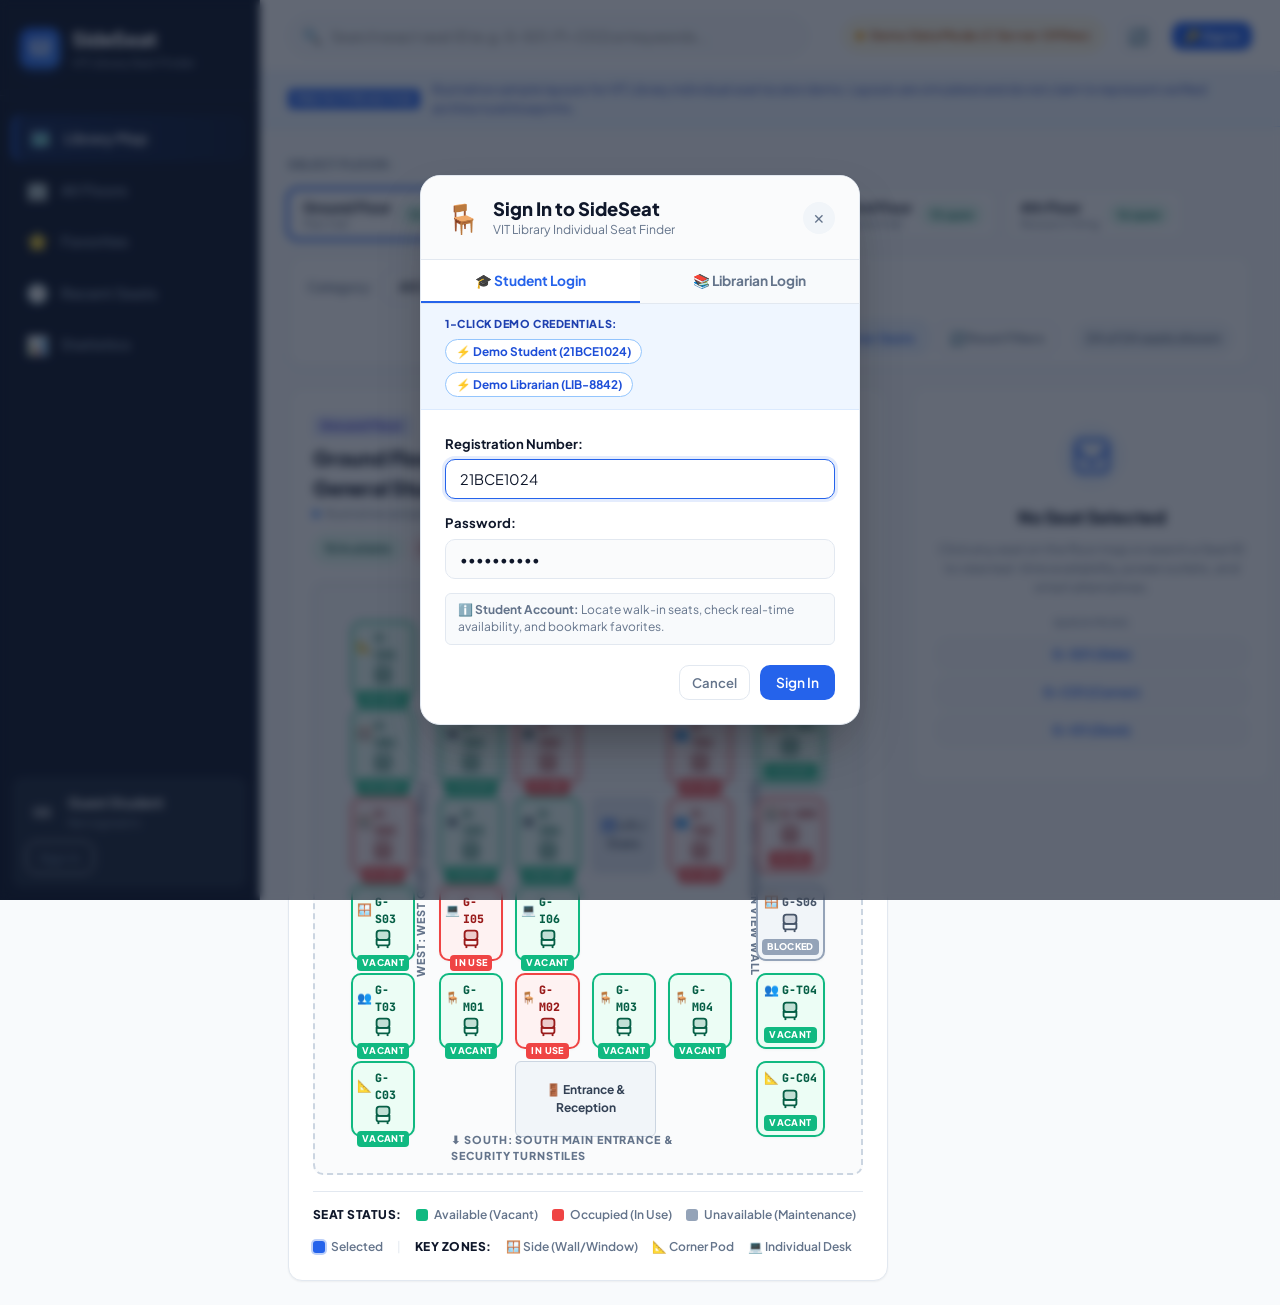
<file: frontend/index.html>
<!DOCTYPE html>
<html lang="en">
<head>
    <meta charset="UTF-8">
    <meta name="viewport" content="width=device-width, initial-scale=1.0">
    <meta name="description" content="SideSeat – VIT Library Individual & Side Seat Finder. Locate available individual study seats, side window counters, and corner pods in real-time.">
    <title>SideSeat – VIT Library Individual Seat Finder</title>
    <!-- Google Fonts for Modern Typography -->
    <link rel="preconnect" href="https://fonts.googleapis.com">
    <link rel="preconnect" href="https://fonts.gstatic.com" crossorigin>
    <link href="https://fonts.googleapis.com/css2?family=Plus+Jakarta+Sans:wght@400;500;600;700;800&family=JetBrains+Mono:wght@500;600&display=swap" rel="stylesheet">
    <link rel="stylesheet" href="css/style.css">
</head>
<body>
    <div class="app-layout">
        <!-- ==============================================
             VERTICAL DARK NAVY SIDEBAR
             ============================================== -->
        <aside class="app-sidebar" aria-label="Main Navigation">
            <div class="sidebar-brand">
                <div class="brand-logo-icon">
                    <!-- Modern Chair / SideSeat SVG -->
                    <svg viewBox="0 0 24 24" fill="none" stroke="currentColor" stroke-width="2.2" stroke-linecap="round" stroke-linejoin="round">
                        <path d="M5 4h14a2 2 0 0 1 2 2v6a2 2 0 0 1-2 2H5a2 2 0 0 1-2-2V6a2 2 0 0 1 2-2z"/>
                        <path d="M5 14v6"/>
                        <path d="M19 14v6"/>
                        <path d="M9 14v6"/>
                        <path d="M15 14v6"/>
                        <line x1="3" y1="9" x2="21" y2="9"/>
                    </svg>
                </div>
                <div class="brand-text">
                    <span class="brand-title">SideSeat</span>
                    <span class="brand-sub">VIT Library Seat Finder</span>
                </div>
            </div>

            <!-- Navigation Links -->
            <nav class="sidebar-nav">
                <a href="#map" class="nav-item active" data-tab="map" id="nav-link-map">
                    <span class="nav-icon">🗺️</span>
                    <span class="nav-label">Library Map</span>
                </a>
                <a href="#floors" class="nav-item" data-tab="floors" id="nav-link-floors">
                    <span class="nav-icon">🏢</span>
                    <span class="nav-label">All Floors</span>
                </a>
                <a href="#favorites" class="nav-item" data-tab="favorites" id="nav-link-favorites">
                    <span class="nav-icon">⭐</span>
                    <span class="nav-label">Favorites</span>
                </a>
                <a href="#recent" class="nav-item" data-tab="recent" id="nav-link-recent">
                    <span class="nav-icon">🕒</span>
                    <span class="nav-label">Recent Seats</span>
                </a>
                <a href="#stats" class="nav-item" data-tab="stats" id="nav-link-stats">
                    <span class="nav-icon">📊</span>
                    <span class="nav-label">Statistics</span>
                </a>
            </nav>

            <!-- User Session & Quick Switch -->
            <div class="sidebar-user-panel" id="sidebar-user-panel">
                <div class="user-panel-info">
                    <div class="avatar-circle" id="sidebar-user-avatar">AS</div>
                    <div class="user-details">
                        <span class="user-name-text" id="sidebar-user-name">Arjun Sharma</span>
                        <span class="user-id-text" id="sidebar-user-id">21BCE1024</span>
                    </div>
                </div>
                <div class="user-panel-actions">
                    <button class="btn btn-xs btn-outline" id="btn-sidebar-login">Switch Account</button>
                    <button class="btn btn-xs btn-ghost" id="btn-sidebar-logout" title="Sign Out">Sign Out</button>
                </div>
            </div>
        </aside>

        <!-- ==============================================
             MAIN DASHBOARD CONTENT
             ============================================== -->
        <div class="app-main">
            <!-- Header Bar -->
            <header class="app-header">
                <!-- Search Seat ID -->
                <div class="header-search-wrap">
                    <div class="search-input-box">
                        <span class="search-icon">🔍</span>
                        <input type="text"
                               id="seat-search-input"
                               placeholder="Search exact seat ID (e.g. G-S01, F1-C02) or keywords..."
                               autocomplete="off"
                               aria-label="Search Seat by ID">
                        <button class="btn-clear-search" id="btn-clear-search" aria-label="Clear Search" style="display: none;">✕</button>
                    </div>
                </div>

                <!-- Header Actions & Profile -->
                <div class="header-actions">
                    <!-- Backend Connection Status Pill -->
                    <div class="status-pill pill-demo" id="backend-status-pill" title="Checking C Backend Status...">
                        <span class="status-dot"></span>
                        <span>Checking Backend...</span>
                    </div>

                    <button class="btn-icon-retry" id="btn-retry-connection" title="Retry C Backend Connection" aria-label="Retry Backend Connection">
                        🔄
                    </button>

                    <!-- User Profile / Login Button Container -->
                    <div id="header-auth-container">
                        <!-- Rendered dynamically by app.js -->
                    </div>
                </div>
            </header>

            <!-- Prototype Banner Notice -->
            <div class="prototype-banner">
                <span class="banner-badge">PROTOTYPE NOTICE</span>
                <span class="banner-text">
                    Illustrative sample layouts for VIT Library individual seat locator demo. Layouts are simulated and do not claim to represent verified architectural blueprints.
                </span>
            </div>

            <!-- ==============================================
                 VIEW 1: LIBRARY MAP (DEFAULT VIEW)
                 ============================================== -->
            <section class="view-panel active-view" id="view-map" data-view="map">
                <!-- Floor Selector Tabs -->
                <div class="floor-selector-bar">
                    <div class="floor-selector-title">
                        <span class="bar-title">SELECT FLOOR:</span>
                    </div>
                    <div class="floor-tabs" id="floor-selector-tabs" role="tablist" aria-label="Library Floors">
                        <!-- Populated dynamically via JS -->
                    </div>
                </div>

                <!-- Seat Filters & Quick Actions Bar -->
                <div class="filter-controls-bar">
                    <div class="filter-group">
                        <label for="filter-category" class="filter-label">Category:</label>
                        <select id="filter-category" class="select-input">
                            <option value="">All Categories</option>
                            <option value="SIDE">🪟 Side Seats (Wall/Window)</option>
                            <option value="CORNER">📐 Corner Pods</option>
                            <option value="INDIVIDUAL">💻 Individual Desks</option>
                            <option value="MIDDLE">🪑 Middle Seating</option>
                            <option value="GROUP">👥 Group Tables</option>
                        </select>
                    </div>

                    <div class="filter-group">
                        <label class="toggle-switch">
                            <input type="checkbox" id="filter-available-only">
                            <span class="toggle-slider"></span>
                            <span class="toggle-text">Available Seats Only</span>
                        </label>
                    </div>

                    <!-- Quick Action Buttons -->
                    <div class="quick-actions-group">
                        <button class="btn btn-quick" id="btn-quick-side">
                            <span>🎯 Find Side Seats</span>
                        </button>
                        <button class="btn btn-quick" id="btn-quick-corner">
                            <span>📐 Find Corner Seats</span>
                        </button>
                        <button class="btn btn-outline" id="btn-reset-filters">
                            <span>🔄 Reset Filters</span>
                        </button>
                    </div>

                    <!-- Filter Counter -->
                    <div class="filter-counter-wrap">
                        <span class="seats-count-badge" id="seats-count-badge">Loading seats...</span>
                    </div>
                </div>

                <!-- Floor Map & Seat Details Split Grid -->
                <div class="map-layout-grid">
                    <!-- Left: Interactive Top-down Architectural Floor Map -->
                    <div class="map-section" id="floor-map-container">
                        <!-- Rendered by floor-map.js -->
                    </div>

                    <!-- Right: Seat Details & Alternatives Panel -->
                    <div class="details-section" id="seat-details-panel">
                        <!-- Rendered by seat-details.js -->
                    </div>
                </div>
            </section>

            <!-- ==============================================
                 VIEW 2: ALL FLOORS
                 ============================================== -->
            <section class="view-panel" id="view-all-floors" data-view="floors">
                <!-- Rendered by app.js -->
            </section>

            <!-- ==============================================
                 VIEW 3: FAVORITES
                 ============================================== -->
            <section class="view-panel" id="view-favorites" data-view="favorites">
                <!-- Rendered by app.js -->
            </section>

            <!-- ==============================================
                 VIEW 4: RECENT SEATS
                 ============================================== -->
            <section class="view-panel" id="view-recent" data-view="recent">
                <!-- Rendered by app.js -->
            </section>

            <!-- ==============================================
                 VIEW 5: STATISTICS & DSA ANALYTICS
                 ============================================== -->
            <section class="view-panel" id="view-stats" data-view="stats">
                <!-- Rendered by app.js -->
            </section>
        </div>
    </div>

    <!-- ==============================================
         LOGIN & AUTHENTICATION MODAL
         ============================================== -->
    <div class="modal-backdrop" id="login-modal-backdrop" style="display: none;">
        <script>
            try {
                if (!localStorage.getItem('sideseat_auth_user_v1')) {
                    document.getElementById('login-modal-backdrop').style.display = 'flex';
                }
            } catch (e) {}
        </script>
        <div class="modal-dialog login-modal" role="dialog" aria-modal="true" aria-labelledby="login-modal-title">
            <div class="modal-header">
                <div class="modal-title-wrap">
                    <span class="modal-logo-icon">🪑</span>
                    <div>
                        <h3 id="login-modal-title">Sign In to SideSeat</h3>
                        <p class="modal-subtitle">VIT Library Individual Seat Finder</p>
                    </div>
                </div>
                <button class="btn-modal-close" id="btn-close-login-modal" aria-label="Close Login Modal">✕</button>
            </div>

            <div class="login-role-tabs" role="tablist">
                <button type="button" class="login-tab active" id="tab-login-student" role="tab" data-role="STUDENT">
                    🎓 Student Login
                </button>
                <button type="button" class="login-tab" id="tab-login-librarian" role="tab" data-role="ADMIN">
                    📚 Librarian Login
                </button>
            </div>

            <!-- One-click Demo Credentials -->
            <div class="quick-demo-login-box">
                <span class="quick-demo-label">1-CLICK DEMO CREDENTIALS:</span>
                <div class="quick-demo-buttons">
                    <button type="button" class="btn btn-demo-chip" id="btn-quick-fill-student">
                        ⚡ Demo Student (21BCE1024)
                    </button>
                    <button type="button" class="btn btn-demo-chip" id="btn-quick-fill-admin">
                        ⚡ Demo Librarian (LIB-8842)
                    </button>
                </div>
            </div>

            <form id="login-form" class="login-form">
                <div id="login-error-alert" class="login-alert-error" style="display: none;"></div>

                <div class="form-group">
                    <label for="login-username" id="label-login-username">Registration Number:</label>
                    <input type="text" id="login-username" required placeholder="e.g. 21BCE1024" value="21BCE1024" autocomplete="username">
                </div>

                <div class="form-group">
                    <label for="login-password">Password:</label>
                    <input type="password" id="login-password" required placeholder="Enter password" value="student123" autocomplete="current-password">
                </div>

                <div class="login-info-note" id="login-role-note">
                    ℹ️ Student Account: Search seats, view availability, and save favorites.
                </div>

                <div class="modal-footer">
                    <button type="button" class="btn btn-outline" id="btn-cancel-login">Cancel</button>
                    <button type="submit" class="btn btn-primary" id="btn-submit-login">Sign In</button>
                </div>
            </form>
        </div>
    </div>

    <!-- Toast Notification Element -->
    <div id="sideseat-toast" class="sideseat-toast" role="status" aria-live="polite"></div>

    <!-- Application Scripts -->
    <script src="js/api.js"></script>
    <script src="js/state.js"></script>
    <script src="js/floor-map.js"></script>
    <script src="js/seat-details.js"></script>
    <script src="js/app.js"></script>
</body>
</html>
</file>
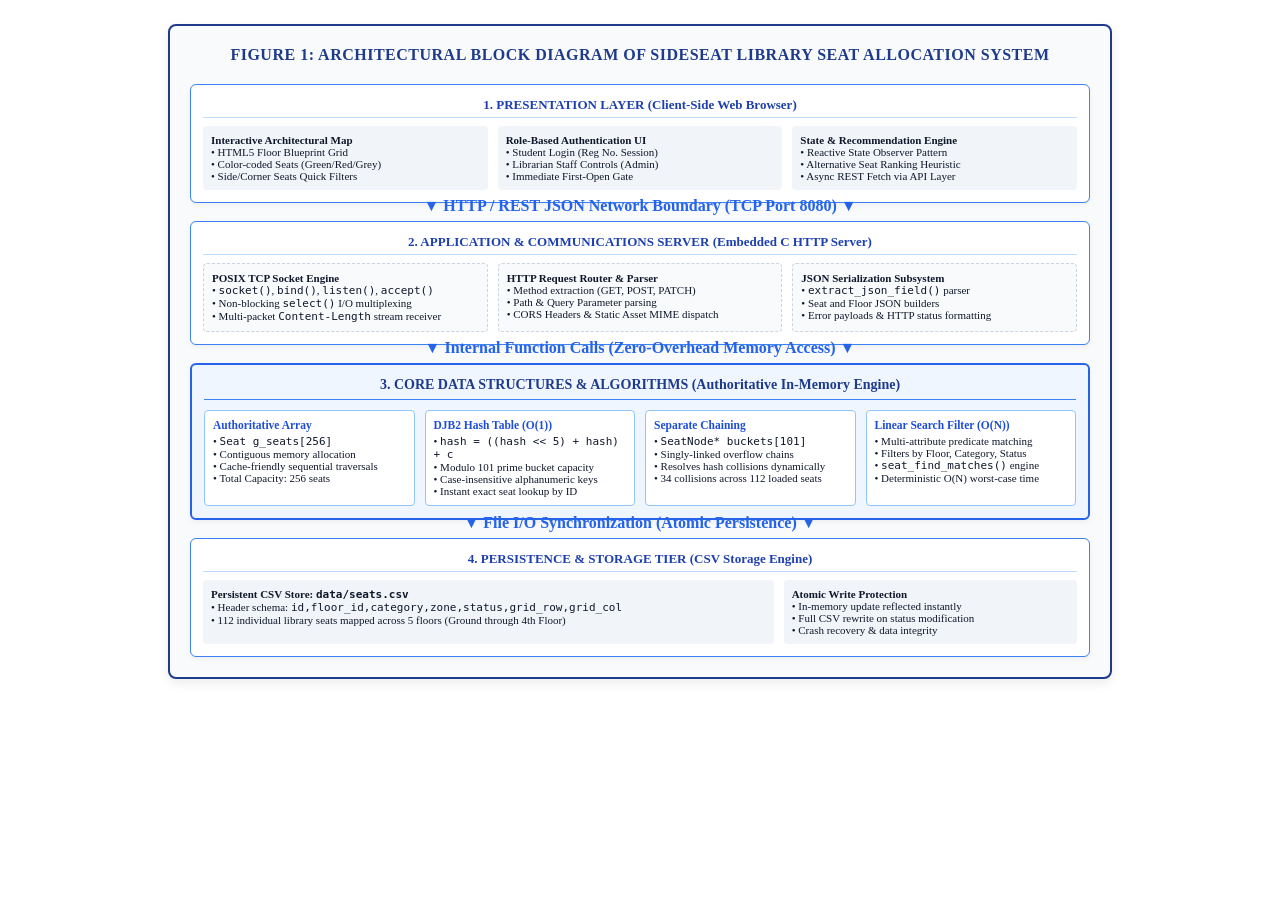
<file: docs/screenshots/diagram.html>
<!DOCTYPE html>
<html>
<head>
<meta charset="utf-8">
<style>
  body { margin: 0; padding: 24px; font-family: 'Times New Roman', Times, serif; background: #ffffff; color: #0f172a; }
  .diagram-container { border: 2px solid #1e3a8a; border-radius: 8px; padding: 20px; background: #f8fafc; max-width: 900px; margin: 0 auto; box-shadow: 0 4px 12px rgba(0,0,0,0.08); }
  .diagram-title { text-align: center; font-size: 16px; font-weight: bold; color: #1e3a8a; margin-bottom: 20px; text-transform: uppercase; letter-spacing: 0.5px; }
  .tier-row { display: flex; justify-content: space-between; align-items: stretch; margin-bottom: 14px; gap: 14px; }
  .tier-box { flex: 1; border: 1.5px solid #3b82f6; border-radius: 6px; background: #ffffff; padding: 12px; box-shadow: 0 2px 5px rgba(0,0,0,0.05); }
  .tier-header { font-weight: bold; font-size: 13px; color: #1e40af; border-bottom: 1px solid #bfdbfe; padding-bottom: 4px; margin-bottom: 8px; text-align: center; }
  .tier-items { font-size: 11px; line-height: 1.5; color: #334155; }
  .tier-items li { margin-bottom: 3px; }
  .arrow-down { text-align: center; font-size: 16px; font-weight: bold; color: #2563eb; margin: -6px 0 6px 0; }
  .dsa-highlight { background: #eff6ff; border: 2px solid #2563eb; }
  .dsa-header { color: #1e3a8a; font-weight: bold; font-size: 14px; text-align: center; border-bottom: 1.5px solid #3b82f6; padding-bottom: 6px; margin-bottom: 10px; }
  .dsa-grid { display: flex; gap: 10px; }
  .dsa-subbox { flex: 1; border: 1px solid #93c5fd; background: #ffffff; border-radius: 4px; padding: 8px; font-size: 11px; }
  .dsa-subtitle { font-weight: bold; color: #1d4ed8; margin-bottom: 4px; font-size: 11.5px; }
</style>
</head>
<body>
<div class="diagram-container">
  <div class="diagram-title">Figure 1: Architectural Block Diagram of SideSeat Library Seat Allocation System</div>
  
  <!-- Presentation Tier -->
  <div class="tier-box">
    <div class="tier-header">1. PRESENTATION LAYER (Client-Side Web Browser)</div>
    <div style="display: flex; gap: 10px;">
      <div style="flex: 1; font-size: 11px; background: #f1f5f9; padding: 8px; border-radius: 4px;">
        <strong>Interactive Architectural Map</strong><br>
        • HTML5 Floor Blueprint Grid<br>
        • Color-coded Seats (Green/Red/Grey)<br>
        • Side/Corner Seats Quick Filters
      </div>
      <div style="flex: 1; font-size: 11px; background: #f1f5f9; padding: 8px; border-radius: 4px;">
        <strong>Role-Based Authentication UI</strong><br>
        • Student Login (Reg No. Session)<br>
        • Librarian Staff Controls (Admin)<br>
        • Immediate First-Open Gate
      </div>
      <div style="flex: 1; font-size: 11px; background: #f1f5f9; padding: 8px; border-radius: 4px;">
        <strong>State & Recommendation Engine</strong><br>
        • Reactive State Observer Pattern<br>
        • Alternative Seat Ranking Heuristic<br>
        • Async REST Fetch via API Layer
      </div>
    </div>
  </div>

  <div class="arrow-down">▼ HTTP / REST JSON Network Boundary (TCP Port 8080) ▼</div>

  <!-- Server Tier -->
  <div class="tier-box">
    <div class="tier-header">2. APPLICATION & COMMUNICATIONS SERVER (Embedded C HTTP Server)</div>
    <div style="display: flex; gap: 10px;">
      <div style="flex: 1; font-size: 11px; background: #f8fafc; padding: 8px; border-radius: 4px; border: 1px dashed #cbd5e1;">
        <strong>POSIX TCP Socket Engine</strong><br>
        • <code>socket()</code>, <code>bind()</code>, <code>listen()</code>, <code>accept()</code><br>
        • Non-blocking <code>select()</code> I/O multiplexing<br>
        • Multi-packet <code>Content-Length</code> stream receiver
      </div>
      <div style="flex: 1; font-size: 11px; background: #f8fafc; padding: 8px; border-radius: 4px; border: 1px dashed #cbd5e1;">
        <strong>HTTP Request Router & Parser</strong><br>
        • Method extraction (GET, POST, PATCH)<br>
        • Path & Query Parameter parsing<br>
        • CORS Headers & Static Asset MIME dispatch
      </div>
      <div style="flex: 1; font-size: 11px; background: #f8fafc; padding: 8px; border-radius: 4px; border: 1px dashed #cbd5e1;">
        <strong>JSON Serialization Subsystem</strong><br>
        • <code>extract_json_field()</code> parser<br>
        • Seat and Floor JSON builders<br>
        • Error payloads & HTTP status formatting
      </div>
    </div>
  </div>

  <div class="arrow-down">▼ Internal Function Calls (Zero-Overhead Memory Access) ▼</div>

  <!-- DSA Core Tier -->
  <div class="tier-box dsa-highlight">
    <div class="dsa-header">3. CORE DATA STRUCTURES & ALGORITHMS (Authoritative In-Memory Engine)</div>
    <div class="dsa-grid">
      <div class="dsa-subbox">
        <div class="dsa-subtitle">Authoritative Array</div>
        • <code>Seat g_seats[256]</code><br>
        • Contiguous memory allocation<br>
        • Cache-friendly sequential traversals<br>
        • Total Capacity: 256 seats
      </div>
      <div class="dsa-subbox">
        <div class="dsa-subtitle">DJB2 Hash Table (O(1))</div>
        • <code>hash = ((hash << 5) + hash) + c</code><br>
        • Modulo 101 prime bucket capacity<br>
        • Case-insensitive alphanumeric keys<br>
        • Instant exact seat lookup by ID
      </div>
      <div class="dsa-subbox">
        <div class="dsa-subtitle">Separate Chaining</div>
        • <code>SeatNode* buckets[101]</code><br>
        • Singly-linked overflow chains<br>
        • Resolves hash collisions dynamically<br>
        • 34 collisions across 112 loaded seats
      </div>
      <div class="dsa-subbox">
        <div class="dsa-subtitle">Linear Search Filter (O(N))</div>
        • Multi-attribute predicate matching<br>
        • Filters by Floor, Category, Status<br>
        • <code>seat_find_matches()</code> engine<br>
        • Deterministic O(N) worst-case time
      </div>
    </div>
  </div>

  <div class="arrow-down">▼ File I/O Synchronization (Atomic Persistence) ▼</div>

  <!-- Persistence Tier -->
  <div class="tier-box">
    <div class="tier-header">4. PERSISTENCE & STORAGE TIER (CSV Storage Engine)</div>
    <div style="display: flex; gap: 10px; font-size: 11px;">
      <div style="flex: 2; background: #f1f5f9; padding: 8px; border-radius: 4px;">
        <strong>Persistent CSV Store: <code>data/seats.csv</code></strong><br>
        • Header schema: <code>id,floor_id,category,zone,status,grid_row,grid_col</code><br>
        • 112 individual library seats mapped across 5 floors (Ground through 4th Floor)
      </div>
      <div style="flex: 1; background: #f1f5f9; padding: 8px; border-radius: 4px;">
        <strong>Atomic Write Protection</strong><br>
        • In-memory update reflected instantly<br>
        • Full CSV rewrite on status modification<br>
        • Crash recovery & data integrity
      </div>
    </div>
  </div>

</div>
</body>
</html>
</file>
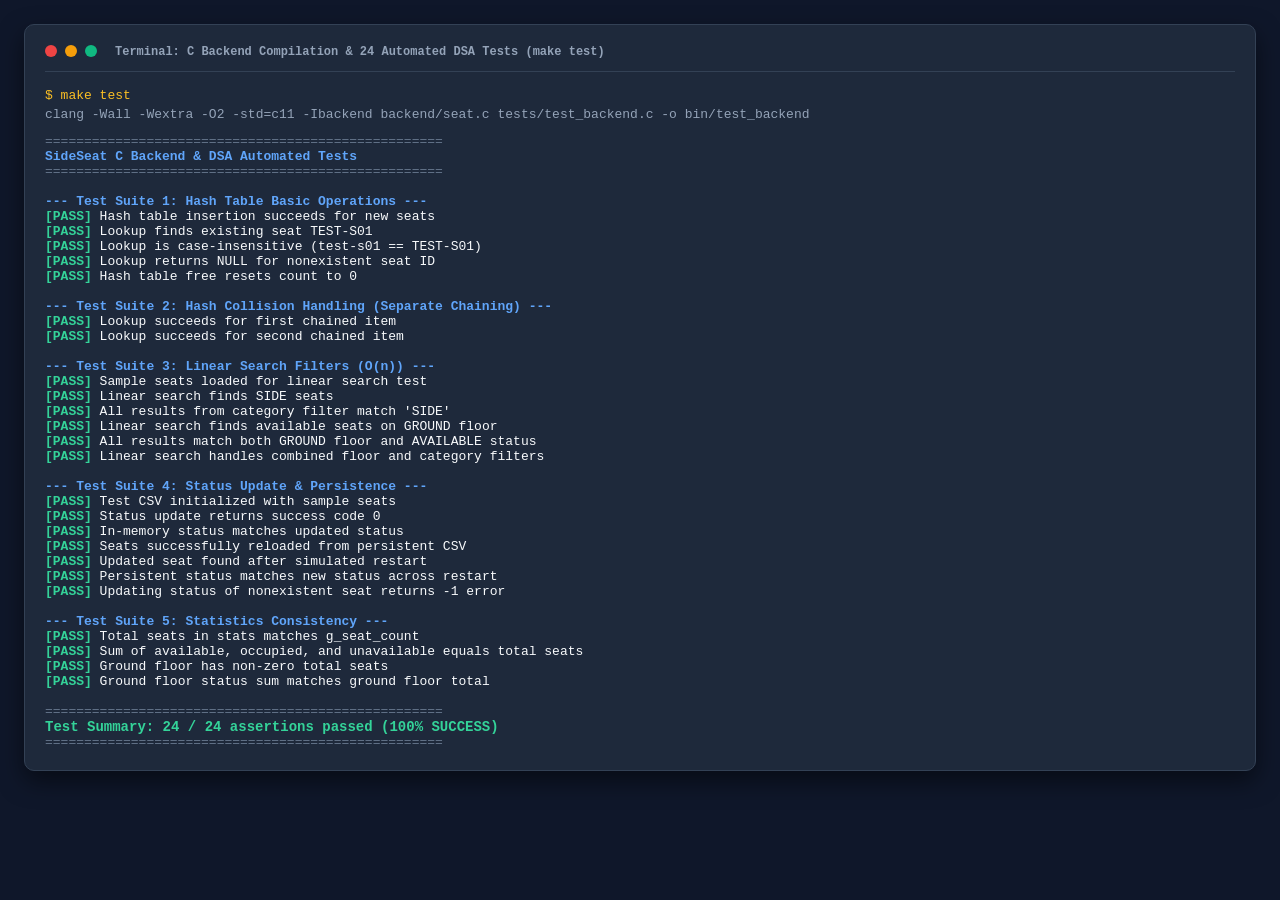
<file: docs/screenshots/terminal.html>
<!DOCTYPE html>
<html>
<head>
<meta charset="utf-8">
<style>
  body { margin: 0; background: #0f172a; padding: 24px; font-family: 'Menlo', 'Courier New', monospace; font-size: 13px; color: #f8fafc; }
  .term { background: #1e293b; border: 1px solid #334155; border-radius: 10px; padding: 20px; box-shadow: 0 10px 25px rgba(0,0,0,0.5); }
  .term-header { display: flex; gap: 8px; margin-bottom: 16px; border-bottom: 1px solid #334155; padding-bottom: 12px; }
  .dot { width: 12px; height: 12px; border-radius: 50%; }
  .dot-red { background: #ef4444; } .dot-yellow { background: #f59e0b; } .dot-green { background: #10b981; }
  .title { color: #94a3b8; font-size: 12px; margin-left: 10px; font-weight: bold; }
  .pass { color: #34d399; font-weight: bold; }
  .header { color: #60a5fa; font-weight: bold; }
  .cmd { color: #fbbf24; }
  .divider { color: #64748b; }
</style>
</head>
<body>
<div class="term">
  <div class="term-header">
    <div class="dot dot-red"></div><div class="dot dot-yellow"></div><div class="dot dot-green"></div>
    <span class="title">Terminal: C Backend Compilation & 24 Automated DSA Tests (make test)</span>
  </div>
  <div><span class="cmd">$ make test</span></div>
  <div style="color: #94a3b8; margin: 4px 0 12px 0;">clang -Wall -Wextra -O2 -std=c11 -Ibackend backend/seat.c tests/test_backend.c -o bin/test_backend</div>
  <div class="divider">===================================================</div>
  <div class="header">      SideSeat C Backend & DSA Automated Tests     </div>
  <div class="divider">===================================================</div>
  <br>
  <div class="header">--- Test Suite 1: Hash Table Basic Operations ---</div>
  <div>  <span class="pass">[PASS]</span> Hash table insertion succeeds for new seats</div>
  <div>  <span class="pass">[PASS]</span> Lookup finds existing seat TEST-S01</div>
  <div>  <span class="pass">[PASS]</span> Lookup is case-insensitive (test-s01 == TEST-S01)</div>
  <div>  <span class="pass">[PASS]</span> Lookup returns NULL for nonexistent seat ID</div>
  <div>  <span class="pass">[PASS]</span> Hash table free resets count to 0</div>
  <br>
  <div class="header">--- Test Suite 2: Hash Collision Handling (Separate Chaining) ---</div>
  <div>  <span class="pass">[PASS]</span> Lookup succeeds for first chained item</div>
  <div>  <span class="pass">[PASS]</span> Lookup succeeds for second chained item</div>
  <br>
  <div class="header">--- Test Suite 3: Linear Search Filters (O(n)) ---</div>
  <div>  <span class="pass">[PASS]</span> Sample seats loaded for linear search test</div>
  <div>  <span class="pass">[PASS]</span> Linear search finds SIDE seats</div>
  <div>  <span class="pass">[PASS]</span> All results from category filter match 'SIDE'</div>
  <div>  <span class="pass">[PASS]</span> Linear search finds available seats on GROUND floor</div>
  <div>  <span class="pass">[PASS]</span> All results match both GROUND floor and AVAILABLE status</div>
  <div>  <span class="pass">[PASS]</span> Linear search handles combined floor and category filters</div>
  <br>
  <div class="header">--- Test Suite 4: Status Update & Persistence ---</div>
  <div>  <span class="pass">[PASS]</span> Test CSV initialized with sample seats</div>
  <div>  <span class="pass">[PASS]</span> Status update returns success code 0</div>
  <div>  <span class="pass">[PASS]</span> In-memory status matches updated status</div>
  <div>  <span class="pass">[PASS]</span> Seats successfully reloaded from persistent CSV</div>
  <div>  <span class="pass">[PASS]</span> Updated seat found after simulated restart</div>
  <div>  <span class="pass">[PASS]</span> Persistent status matches new status across restart</div>
  <div>  <span class="pass">[PASS]</span> Updating status of nonexistent seat returns -1 error</div>
  <br>
  <div class="header">--- Test Suite 5: Statistics Consistency ---</div>
  <div>  <span class="pass">[PASS]</span> Total seats in stats matches g_seat_count</div>
  <div>  <span class="pass">[PASS]</span> Sum of available, occupied, and unavailable equals total seats</div>
  <div>  <span class="pass">[PASS]</span> Ground floor has non-zero total seats</div>
  <div>  <span class="pass">[PASS]</span> Ground floor status sum matches ground floor total</div>
  <br>
  <div class="divider">===================================================</div>
  <div style="color: #34d399; font-weight: bold; font-size: 14px;">Test Summary: 24 / 24 assertions passed (100% SUCCESS)</div>
  <div class="divider">===================================================</div>
</div>
</body>
</html>
</file>
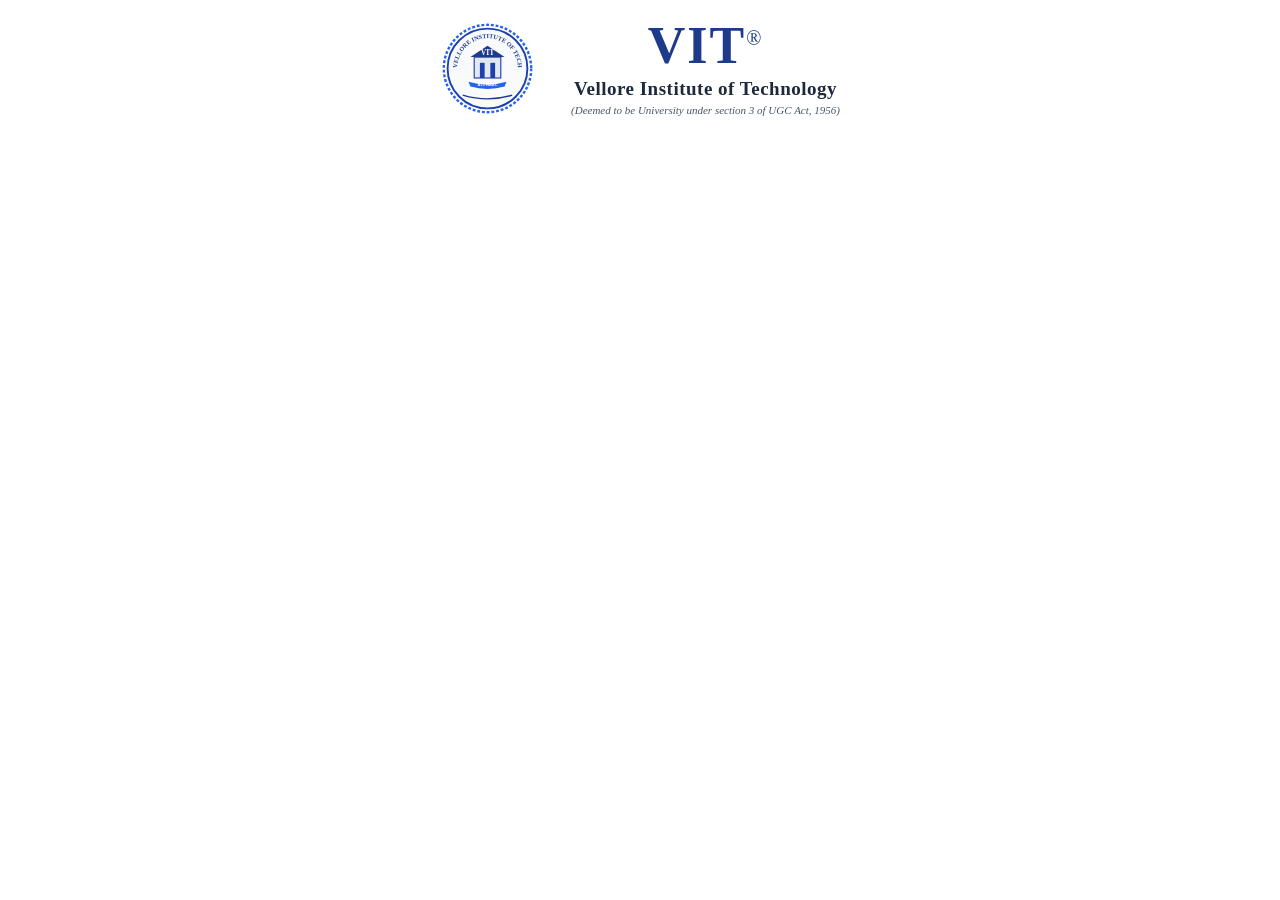
<file: docs/screenshots/vit_header.html>
<!DOCTYPE html>
<html>
<head>
<meta charset="utf-8">
<style>
  body { margin: 0; padding: 10px; background: #ffffff; font-family: 'Times New Roman', serif; display: flex; align-items: center; justify-content: center; }
  .header-wrap { display: flex; align-items: center; justify-content: center; gap: 36px; padding: 10px; }
  .logo-text { text-align: center; }
  .vit-main { font-size: 52px; font-weight: 900; color: #1e3a8a; letter-spacing: 2px; line-height: 1; margin: 0; font-family: 'Times New Roman', Georgia, serif; }
  .vit-sup { font-size: 20px; vertical-align: super; font-weight: normal; }
  .vit-sub { font-size: 19px; font-weight: bold; color: #1e293b; margin-top: 6px; letter-spacing: 0.5px; }
  .vit-deemed { font-size: 11px; color: #475569; font-style: italic; margin-top: 4px; }
  .seal-svg { width: 95px; height: 95px; }
</style>
</head>
<body>
<div class="header-wrap">
  <svg class="seal-svg" viewBox="0 0 100 100">
    <circle cx="50" cy="50" r="46" fill="none" stroke="#2563eb" stroke-width="2.5" stroke-dasharray="3,2"/>
    <circle cx="50" cy="50" r="42" fill="#f8fafc" stroke="#1e40af" stroke-width="2"/>
    <!-- Outer Text Ring -->
    <path id="curve" d="M 18,50 A 32,32 0 1,1 82,50" fill="none"/>
    <text font-size="6.5" font-family="'Times New Roman', serif" font-weight="bold" fill="#1e3a8a">
      <textPath href="#curve" startOffset="50%" text-anchor="middle">
        VELLORE INSTITUTE OF TECH
      </textPath>
    </text>
    <!-- Center Emblem Graphics -->
    <rect x="36" y="38" width="28" height="22" fill="#e2e8f0" stroke="#1e40af" stroke-width="1.2"/>
    <polygon points="32,38 50,26 68,38" fill="#1e3a8a"/>
    <rect x="42" y="44" width="5" height="16" fill="#1e40af"/>
    <rect x="53" y="44" width="5" height="16" fill="#1e40af"/>
    <text x="50" y="36" font-size="8" font-family="'Times New Roman', serif" font-weight="bold" fill="#ffffff" text-anchor="middle">VIT</text>
    <path d="M 30,64 Q 50,70 70,64 L 68,69 Q 50,74 32,69 Z" fill="#2563eb"/>
    <text x="50" y="68" font-size="4.2" font-family="sans-serif" font-weight="bold" fill="#ffffff" text-anchor="middle">A++ NAAC</text>
    <path d="M 24,78 Q 50,86 76,78" fill="none" stroke="#1e3a8a" stroke-width="1.5"/>
  </svg>

  <div class="logo-text">
    <div class="vit-main">VIT<span class="vit-sup">®</span></div>
    <div class="vit-sub">Vellore Institute of Technology</div>
    <div class="vit-deemed">(Deemed to be University under section 3 of UGC Act, 1956)</div>
  </div>
</div>
</body>
</html>
</file>
<file: frontend/css/style.css>
/* ==========================================================================
   SideSeat – VIT Library Individual Seat Finder
   Modern, Clean, Responsive CSS3 Stylesheet
   ========================================================================== */

:root {
    /* Color Palette */
    --color-sidebar-bg: #0f172a;       /* Dark Navy */
    --color-sidebar-card: #1e293b;     /* Navy Card */
    --color-sidebar-border: #334155;
    --color-sidebar-text: #e2e8f0;
    --color-sidebar-muted: #94a3b8;
    --color-sidebar-hover: #1e293b;

    --color-bg: #f8fafc;               /* Crisp Light Background */
    --color-card-bg: #ffffff;          /* Pure White Cards */
    --color-border: #e2e8f0;          /* Subtle Border */
    --color-border-hover: #cbd5e1;

    --color-text-main: #0f172a;        /* Deep Slate */
    --color-text-muted: #64748b;       /* Muted Grey */
    --color-text-light: #94a3b8;

    /* Primary Accent */
    --color-primary: #2563eb;          /* Royal Blue */
    --color-primary-hover: #1d4ed8;
    --color-primary-light: #eff6ff;

    /* Status Colors */
    --color-available: #10b981;        /* Vibrant Green */
    --color-available-bg: #ecfdf5;
    --color-available-border: #a7f3d0;

    --color-occupied: #ef4444;         /* Vibrant Red */
    --color-occupied-bg: #fef2f2;
    --color-occupied-border: #fecaca;

    --color-unavailable: #94a3b8;      /* Grey */
    --color-unavailable-bg: #f1f5f9;
    --color-unavailable-border: #cbd5e1;

    --color-selected: #2563eb;         /* Blue Focus */

    /* Typography */
    --font-sans: 'Plus Jakarta Sans', -apple-system, BlinkMacSystemFont, "Segoe UI", Roboto, sans-serif;
    --font-mono: 'JetBrains Mono', monospace;

    /* Layout & Sizing */
    --sidebar-width: 260px;
    --header-height: 72px;
    --radius-sm: 6px;
    --radius-md: 10px;
    --radius-lg: 14px;
    --radius-xl: 20px;

    /* Shadows */
    --shadow-sm: 0 1px 2px 0 rgb(0 0 0 / 0.05);
    --shadow-md: 0 4px 6px -1px rgb(0 0 0 / 0.07), 0 2px 4px -2px rgb(0 0 0 / 0.07);
    --shadow-lg: 0 10px 15px -3px rgb(0 0 0 / 0.08), 0 4px 6px -4px rgb(0 0 0 / 0.08);
}

/* Base Reset */
*, *::before, *::after {
    box-sizing: border-box;
    margin: 0;
    padding: 0;
}

html, body {
    height: 100%;
    font-family: var(--font-sans);
    background-color: var(--color-bg);
    color: var(--color-text-main);
    line-height: 1.5;
    -webkit-font-smoothing: antialiased;
}

a {
    color: inherit;
    text-decoration: none;
}

button, input, select {
    font-family: inherit;
    font-size: inherit;
}

/* ==========================================================================
   APP LAYOUT (Sidebar + Main Content)
   ========================================================================== */

.app-layout {
    display: flex;
    min-height: 100vh;
}

/* ==========================================================================
   DARK NAVY SIDEBAR
   ========================================================================== */

.app-sidebar {
    width: var(--sidebar-width);
    background-color: var(--color-sidebar-bg);
    color: var(--color-sidebar-text);
    display: flex;
    flex-direction: column;
    flex-shrink: 0;
    border-right: 1px solid var(--color-sidebar-border);
    position: sticky;
    top: 0;
    height: 100vh;
    z-index: 100;
}

.sidebar-brand {
    padding: 24px 20px;
    display: flex;
    align-items: center;
    gap: 12px;
    border-bottom: 1px solid rgba(255, 255, 255, 0.08);
}

.brand-logo-icon {
    width: 40px;
    height: 40px;
    background: linear-gradient(135deg, #2563eb, #3b82f6);
    color: #ffffff;
    border-radius: var(--radius-md);
    display: flex;
    align-items: center;
    justify-content: center;
    padding: 8px;
    box-shadow: 0 4px 10px rgba(37, 99, 235, 0.35);
}

.brand-text {
    display: flex;
    flex-direction: column;
}

.brand-title {
    font-size: 1.25rem;
    font-weight: 800;
    letter-spacing: -0.02em;
    color: #ffffff;
}

.brand-sub {
    font-size: 0.72rem;
    color: var(--color-sidebar-muted);
    font-weight: 500;
}

/* Navigation Links */
.sidebar-nav {
    flex: 1;
    padding: 18px 12px;
    display: flex;
    flex-direction: column;
    gap: 4px;
    overflow-y: auto;
}

.nav-item {
    display: flex;
    align-items: center;
    gap: 12px;
    padding: 10px 14px;
    border-radius: var(--radius-md);
    color: var(--color-sidebar-muted);
    font-size: 0.92rem;
    font-weight: 600;
    transition: all 0.18s ease;
}

.nav-item:hover {
    background-color: rgba(255, 255, 255, 0.06);
    color: #ffffff;
    transform: translateX(3px);
}

.nav-item.active {
    background: linear-gradient(90deg, rgba(37, 99, 235, 0.2), rgba(37, 99, 235, 0.05));
    color: #ffffff;
    border-left: 3px solid var(--color-primary);
}

.nav-icon {
    font-size: 1.15rem;
}

/* Sidebar Role Panel (Demo Mode) */
/* Sidebar User Session Panel */
.sidebar-user-panel {
    padding: 14px;
    background-color: var(--color-sidebar-card);
    border-top: 1px solid var(--color-sidebar-border);
    margin: 12px;
    border-radius: var(--radius-md);
    display: flex;
    flex-direction: column;
    gap: 10px;
}

.user-panel-info {
    display: flex;
    align-items: center;
    gap: 10px;
}

.user-details {
    display: flex;
    flex-direction: column;
    overflow: hidden;
}

.user-name-text {
    font-size: 0.85rem;
    font-weight: 700;
    color: #ffffff;
    white-space: nowrap;
    overflow: hidden;
    text-overflow: ellipsis;
}

.user-id-text {
    font-size: 0.72rem;
    color: var(--color-sidebar-muted);
}

.user-panel-actions {
    display: flex;
    gap: 6px;
}

.btn-xs {
    padding: 4px 8px;
    font-size: 0.72rem;
    font-weight: 700;
    border-radius: var(--radius-sm);
    cursor: pointer;
}

.btn-ghost {
    background: transparent;
    border: 1px solid rgba(255, 255, 255, 0.15);
    color: #cbd5e1;
}
.btn-ghost:hover {
    background: rgba(255, 255, 255, 0.1);
    color: #ffffff;
}


/* ==========================================================================
   MAIN DASHBOARD AREA
   ========================================================================== */

.app-main {
    flex: 1;
    display: flex;
    flex-direction: column;
    min-width: 0; /* Prevents overflow */
    overflow-x: hidden;
}

/* Header */
.app-header {
    height: var(--header-height);
    background-color: var(--color-card-bg);
    border-bottom: 1px solid var(--color-border);
    padding: 0 28px;
    display: flex;
    align-items: center;
    justify-content: space-between;
    gap: 20px;
    position: sticky;
    top: 0;
    z-index: 90;
}

.header-search-wrap {
    flex: 1;
    max-width: 520px;
}

.search-input-box {
    position: relative;
    display: flex;
    align-items: center;
}

.search-icon {
    position: absolute;
    left: 14px;
    font-size: 1rem;
    color: var(--color-text-light);
    pointer-events: none;
}

.search-input-box input {
    width: 100%;
    padding: 10px 38px 10px 42px;
    border: 1px solid var(--color-border);
    border-radius: var(--radius-xl);
    font-size: 0.9rem;
    background-color: #f8fafc;
    color: var(--color-text-main);
    transition: all 0.2s ease;
}

.search-input-box input:focus {
    outline: none;
    border-color: var(--color-primary);
    background-color: #ffffff;
    box-shadow: 0 0 0 3px rgba(37, 99, 235, 0.12);
}

.btn-clear-search {
    position: absolute;
    right: 12px;
    border: none;
    background: transparent;
    color: var(--color-text-muted);
    cursor: pointer;
    font-size: 0.9rem;
    padding: 4px;
}

.header-actions {
    display: flex;
    align-items: center;
    gap: 16px;
}

/* Status Pill */
.status-pill {
    display: inline-flex;
    align-items: center;
    gap: 6px;
    padding: 6px 12px;
    border-radius: var(--radius-xl);
    font-size: 0.78rem;
    font-weight: 700;
    letter-spacing: 0.02em;
}

.status-dot {
    width: 8px;
    height: 8px;
    border-radius: 50%;
}

.pill-online {
    background-color: #ecfdf5;
    color: #059669;
    border: 1px solid #a7f3d0;
}
.pill-online .status-dot {
    background-color: #10b981;
    box-shadow: 0 0 0 2px rgba(16, 185, 129, 0.2);
}

.pill-demo {
    background-color: #fffbeb;
    color: #b45309;
    border: 1px solid #fde68a;
}
.pill-demo .status-dot {
    background-color: #f59e0b;
    box-shadow: 0 0 0 2px rgba(245, 158, 11, 0.2);
}

.btn-icon-retry {
    border: 1px solid var(--color-border);
    background: #ffffff;
    border-radius: var(--radius-md);
    width: 36px;
    height: 36px;
    display: flex;
    align-items: center;
    justify-content: center;
    cursor: pointer;
    transition: all 0.15s ease;
}
.btn-icon-retry:hover {
    background-color: #f1f5f9;
    transform: rotate(45deg);
}

/* User Profile Badge */
.user-profile-card {
    display: flex;
    align-items: center;
    gap: 10px;
    padding: 4px 10px 4px 6px;
    border-radius: var(--radius-xl);
    background-color: #f8fafc;
    border: 1px solid var(--color-border);
}

.avatar-circle {
    width: 32px;
    height: 32px;
    border-radius: 50%;
    background-color: #1e293b;
    color: #ffffff;
    font-size: 0.78rem;
    font-weight: 700;
    display: flex;
    align-items: center;
    justify-content: center;
}

.user-meta {
    display: flex;
    flex-direction: column;
}

.user-name {
    font-size: 0.84rem;
    font-weight: 700;
    line-height: 1.15;
}

.user-reg {
    font-size: 0.7rem;
    color: var(--color-text-muted);
}

.role-badge {
    font-size: 0.7rem;
    padding: 3px 8px;
    border-radius: var(--radius-sm);
    font-weight: 700;
}
.role-student {
    background-color: #e0f2fe;
    color: #0369a1;
}
.role-admin {
    background-color: #fef3c7;
    color: #b45309;
}

.avatar-admin {
    background-color: #92400e !important;
}

.btn-icon-logout {
    border: none;
    background: transparent;
    cursor: pointer;
    font-size: 0.95rem;
    padding: 3px 6px;
    border-radius: var(--radius-sm);
    color: var(--color-text-muted);
    transition: all 0.15s ease;
}
.btn-icon-logout:hover {
    background-color: #fee2e2;
    color: #dc2626;
}

.btn-header-login {
    padding: 6px 14px;
    font-size: 0.82rem;
    font-weight: 700;
}

/* ==========================================================================
   PROTOTYPE BANNER
   ========================================================================== */

.prototype-banner {
    background-color: #eff6ff;
    border-bottom: 1px solid #bfdbfe;
    padding: 8px 28px;
    display: flex;
    align-items: center;
    gap: 12px;
    font-size: 0.8rem;
    color: #1e40af;
}

.banner-badge {
    background-color: #2563eb;
    color: #ffffff;
    font-size: 0.68rem;
    font-weight: 800;
    padding: 2px 7px;
    border-radius: 4px;
    letter-spacing: 0.05em;
    flex-shrink: 0;
}

/* ==========================================================================
   VIEW PANELS
   ========================================================================== */

.view-panel {
    display: none;
    padding: 24px 28px;
    flex: 1;
}

.view-panel.active-view {
    display: block;
}

/* View Header */
.view-header {
    margin-bottom: 24px;
}

.view-header h2 {
    font-size: 1.5rem;
    font-weight: 800;
    letter-spacing: -0.02em;
    color: var(--color-text-main);
}

.view-header p {
    font-size: 0.92rem;
    color: var(--color-text-muted);
    margin-top: 4px;
}

/* ==========================================================================
   FLOOR SELECTOR TABS
   ========================================================================== */

.floor-selector-bar {
    display: flex;
    align-items: center;
    gap: 14px;
    margin-bottom: 16px;
    flex-wrap: wrap;
}

.floor-selector-title .bar-title {
    font-size: 0.75rem;
    font-weight: 800;
    letter-spacing: 0.06em;
    color: var(--color-text-muted);
}

.floor-tabs {
    display: flex;
    gap: 8px;
    flex-wrap: wrap;
}

.floor-tab {
    display: flex;
    align-items: center;
    gap: 10px;
    background-color: var(--color-card-bg);
    border: 1px solid var(--color-border);
    padding: 8px 14px;
    border-radius: var(--radius-md);
    cursor: pointer;
    transition: all 0.2s ease;
    text-align: left;
}

.floor-tab:hover {
    border-color: var(--color-primary);
    background-color: var(--color-primary-light);
    transform: translateY(-1px);
}

.floor-tab.active {
    background: #ffffff;
    border-color: var(--color-primary);
    box-shadow: 0 0 0 2px var(--color-primary);
}

.floor-tab-main {
    display: flex;
    flex-direction: column;
}

.floor-tab-name {
    font-size: 0.88rem;
    font-weight: 700;
    color: var(--color-text-main);
}

.floor-tab-sub {
    font-size: 0.7rem;
    color: var(--color-text-muted);
}

.floor-avail-badge {
    background-color: #ecfdf5;
    color: #047857;
    border: 1px solid #a7f3d0;
    font-size: 0.72rem;
    font-weight: 700;
    padding: 2px 7px;
    border-radius: var(--radius-xl);
}

/* ==========================================================================
   FILTERS & CONTROLS BAR
   ========================================================================== */

.filter-controls-bar {
    background-color: var(--color-card-bg);
    border: 1px solid var(--color-border);
    border-radius: var(--radius-lg);
    padding: 12px 18px;
    display: flex;
    align-items: center;
    gap: 16px;
    margin-bottom: 20px;
    box-shadow: var(--shadow-sm);
    flex-wrap: wrap;
}

.filter-group {
    display: flex;
    align-items: center;
    gap: 8px;
}

.filter-label {
    font-size: 0.84rem;
    font-weight: 600;
    color: var(--color-text-muted);
}

.select-input {
    padding: 8px 12px;
    border: 1px solid var(--color-border);
    border-radius: var(--radius-md);
    font-size: 0.86rem;
    background-color: #ffffff;
    color: var(--color-text-main);
    font-weight: 600;
    cursor: pointer;
}

.select-input:focus {
    outline: none;
    border-color: var(--color-primary);
}

/* Custom Toggle Switch */
.toggle-switch {
    display: flex;
    align-items: center;
    gap: 8px;
    cursor: pointer;
    user-select: none;
}

.toggle-switch input {
    opacity: 0;
    width: 0;
    height: 0;
}

.toggle-slider {
    width: 36px;
    height: 20px;
    background-color: #cbd5e1;
    border-radius: 20px;
    position: relative;
    transition: 0.2s;
}

.toggle-slider::before {
    content: "";
    position: absolute;
    width: 14px;
    height: 14px;
    left: 3px;
    bottom: 3px;
    background-color: white;
    border-radius: 50%;
    transition: 0.2s;
}

.toggle-switch input:checked + .toggle-slider {
    background-color: var(--color-primary);
}

.toggle-switch input:checked + .toggle-slider::before {
    transform: translateX(16px);
}

.toggle-text {
    font-size: 0.85rem;
    font-weight: 600;
    color: var(--color-text-main);
}

/* Quick Action Buttons */
.quick-actions-group {
    display: flex;
    gap: 8px;
    align-items: center;
    margin-left: auto;
    flex-wrap: wrap;
}

.btn {
    border: none;
    border-radius: var(--radius-md);
    font-weight: 600;
    cursor: pointer;
    transition: all 0.15s ease;
    display: inline-flex;
    align-items: center;
    justify-content: center;
    gap: 6px;
}

.btn-quick {
    background-color: var(--color-primary-light);
    color: var(--color-primary);
    border: 1px solid #bfdbfe;
    padding: 7px 12px;
    font-size: 0.82rem;
}
.btn-quick:hover {
    background-color: #dbeafe;
    border-color: #93c5fd;
    transform: translateY(-1px);
}

.btn-outline {
    background: transparent;
    border: 1px solid var(--color-border);
    color: var(--color-text-muted);
    padding: 7px 12px;
    font-size: 0.82rem;
}
.btn-outline:hover {
    background-color: #f1f5f9;
    color: var(--color-text-main);
}

.filter-counter-wrap {
    font-size: 0.82rem;
    font-weight: 700;
    color: var(--color-text-muted);
    background-color: #f1f5f9;
    padding: 6px 12px;
    border-radius: var(--radius-xl);
}

/* ==========================================================================
   MAP & DETAILS SPLIT GRID
   ========================================================================== */

.map-layout-grid {
    display: grid;
    grid-template-columns: 1fr 360px;
    gap: 24px;
    align-items: start;
}

/* ==========================================================================
   ARCHITECTURAL FLOOR MAP
   ========================================================================== */

.map-wrapper {
    background-color: var(--color-card-bg);
    border: 1px solid var(--color-border);
    border-radius: var(--radius-lg);
    padding: 24px;
    box-shadow: var(--shadow-sm);
}

.map-blueprint-header {
    display: flex;
    justify-content: space-between;
    align-items: flex-start;
    margin-bottom: 20px;
    flex-wrap: wrap;
    gap: 12px;
}

.floor-badge {
    display: inline-block;
    background-color: #e0e7ff;
    color: #4338ca;
    font-size: 0.72rem;
    font-weight: 800;
    padding: 2px 8px;
    border-radius: 4px;
    letter-spacing: 0.05em;
    margin-bottom: 6px;
}

.map-heading {
    font-size: 1.25rem;
    font-weight: 800;
    letter-spacing: -0.01em;
}

.map-disclaimer {
    font-size: 0.75rem;
    color: var(--color-text-muted);
    display: flex;
    align-items: center;
    gap: 6px;
    margin-top: 2px;
}

.pulse-dot {
    width: 6px;
    height: 6px;
    background-color: #3b82f6;
    border-radius: 50%;
    box-shadow: 0 0 0 2px rgba(59, 130, 246, 0.3);
}

.map-stats-pill {
    display: flex;
    gap: 8px;
}

.stat-bubble {
    font-size: 0.75rem;
    padding: 4px 10px;
    border-radius: var(--radius-xl);
    font-weight: 600;
}
.stat-bubble.avail { background-color: #ecfdf5; color: #065f46; border: 1px solid #a7f3d0; }
.stat-bubble.occ { background-color: #fef2f2; color: #991b1b; border: 1px solid #fecaca; }
.stat-bubble.unavail { background-color: #f1f5f9; color: #475569; border: 1px solid #cbd5e1; }

/* Architectural Frame & Compass Walls */
.architectural-frame {
    position: relative;
    border: 2px dashed #cbd5e1;
    border-radius: var(--radius-md);
    background-color: #fafbfc;
    padding: 36px 36px;
    margin-bottom: 16px;
}

.wall-label {
    position: absolute;
    font-size: 0.68rem;
    font-weight: 800;
    letter-spacing: 0.08em;
    color: #64748b;
    text-transform: uppercase;
}

.wall-north { top: 8px; left: 50%; transform: translateX(-50%); }
.wall-south { bottom: 8px; left: 50%; transform: translateX(-50%); }
.wall-west { left: 8px; top: 50%; transform: translateY(-50%) rotate(-90deg); transform-origin: center; }
.wall-east { right: 8px; top: 50%; transform: translateY(-50%) rotate(90deg); transform-origin: center; }

/* Floor Grid: 6 Rows x 8 Columns */
.floor-grid {
    display: grid;
    grid-template-columns: repeat(8, 1fr);
    grid-template-rows: repeat(6, 76px);
    gap: 12px;
}

/* Landmarks (Entrance, Bookshelves, IT desk) */
.grid-landmark {
    border-radius: var(--radius-sm);
    display: flex;
    align-items: center;
    justify-content: center;
    font-size: 0.75rem;
    font-weight: 700;
    padding: 6px;
    text-align: center;
    user-select: none;
    border: 1px solid transparent;
}

.landmark-entrance {
    background-color: #f1f5f9;
    border-color: #cbd5e1;
    color: #334155;
}

.landmark-books {
    background-color: #fef3c7;
    border-color: #fde68a;
    color: #92400e;
}

.landmark-facility {
    background-color: #e2e8f0;
    border-color: #cbd5e1;
    color: #475569;
}

/* Seat Node */
.seat-node {
    position: relative;
    background-color: #ffffff;
    border-radius: var(--radius-md);
    border: 2px solid var(--color-border);
    display: flex;
    flex-direction: column;
    align-items: center;
    justify-content: space-between;
    padding: 6px 4px;
    cursor: pointer;
    transition: all 0.18s cubic-bezier(0.16, 1, 0.3, 1);
    box-shadow: 0 1px 3px rgba(0, 0, 0, 0.04);
}

.seat-node:hover {
    transform: translateY(-2px) scale(1.02);
    box-shadow: 0 6px 12px rgba(0, 0, 0, 0.08);
    z-index: 20;
}

.seat-node:focus-visible {
    outline: 3px solid var(--color-primary);
    outline-offset: 2px;
}

/* Seat ID Badge */
.seat-badge-id {
    display: flex;
    align-items: center;
    gap: 3px;
    font-size: 0.72rem;
    font-weight: 800;
    font-family: var(--font-mono);
}

.cat-mini-icon {
    font-size: 0.75rem;
}

/* Chair Icon */
.chair-svg {
    width: 22px;
    height: 22px;
}

.seat-pill-status {
    font-size: 0.58rem;
    font-weight: 800;
    letter-spacing: 0.04em;
    padding: 1px 5px;
    border-radius: 4px;
}

/* Status: Available (Green) */
.seat-node.status-available {
    border-color: var(--color-available);
    background-color: var(--color-available-bg);
    color: #065f46;
}
.seat-node.status-available .seat-pill-status {
    background-color: var(--color-available);
    color: #ffffff;
}

/* Status: Occupied (Red) */
.seat-node.status-occupied {
    border-color: var(--color-occupied);
    background-color: var(--color-occupied-bg);
    color: #991b1b;
}
.seat-node.status-occupied .seat-pill-status {
    background-color: var(--color-occupied);
    color: #ffffff;
}

/* Status: Unavailable (Grey) */
.seat-node.status-unavailable {
    border-color: var(--color-unavailable);
    background-color: var(--color-unavailable-bg);
    color: #475569;
}
.seat-node.status-unavailable .seat-pill-status {
    background-color: var(--color-unavailable);
    color: #ffffff;
}

/* Status: Selected (Blue Pulse) */
.seat-node.is-selected {
    border-color: var(--color-primary) !important;
    box-shadow: 0 0 0 3px rgba(37, 99, 235, 0.35), 0 8px 16px rgba(37, 99, 235, 0.2) !important;
    transform: translateY(-3px) scale(1.05);
    z-index: 25;
}

/* Dimmed if filtered out */
.seat-node.is-dimmed {
    opacity: 0.28;
    filter: grayscale(80%);
}

/* Custom Rich Tooltip */
.seat-tooltip {
    position: absolute;
    bottom: calc(100% + 8px);
    left: 50%;
    transform: translateX(-50%);
    width: 210px;
    background-color: #0f172a;
    color: #ffffff;
    padding: 10px 12px;
    border-radius: var(--radius-md);
    box-shadow: 0 10px 25px -5px rgba(0, 0, 0, 0.4);
    pointer-events: none;
    opacity: 0;
    visibility: hidden;
    transition: opacity 0.15s ease, transform 0.15s ease;
    z-index: 50;
    font-size: 0.75rem;
}

.seat-tooltip::after {
    content: '';
    position: absolute;
    top: 100%;
    left: 50%;
    transform: translateX(-50%);
    border-width: 5px;
    border-style: solid;
    border-color: #0f172a transparent transparent transparent;
}

.seat-node:hover .seat-tooltip {
    opacity: 1;
    visibility: visible;
    transform: translateX(-50%) translateY(-2px);
}

.tooltip-header {
    display: flex;
    justify-content: space-between;
    align-items: center;
    border-bottom: 1px solid rgba(255, 255, 255, 0.15);
    padding-bottom: 4px;
    margin-bottom: 6px;
}

.tooltip-header strong {
    font-family: var(--font-mono);
    font-size: 0.85rem;
}

.tooltip-status {
    font-size: 0.65rem;
    font-weight: 800;
    padding: 1px 5px;
    border-radius: 3px;
}
.tooltip-status.status-available { background-color: #10b981; color: white; }
.tooltip-status.status-occupied { background-color: #ef4444; color: white; }
.tooltip-status.status-unavailable { background-color: #64748b; color: white; }

.tooltip-row {
    display: flex;
    justify-content: space-between;
    margin-bottom: 3px;
}

.tt-label {
    color: #94a3b8;
}

.tooltip-footer {
    border-top: 1px solid rgba(255, 255, 255, 0.1);
    margin-top: 6px;
    padding-top: 4px;
    color: #60a5fa;
    font-size: 0.68rem;
    text-align: center;
}

/* Map Legend Bar */
.map-legend-bar {
    display: flex;
    align-items: center;
    gap: 14px;
    padding-top: 14px;
    border-top: 1px solid var(--color-border);
    font-size: 0.75rem;
    color: var(--color-text-muted);
    flex-wrap: wrap;
}

.legend-title {
    font-weight: 800;
    color: var(--color-text-main);
    letter-spacing: 0.04em;
}

.legend-item {
    display: inline-flex;
    align-items: center;
    gap: 6px;
    font-weight: 600;
}

.legend-color {
    width: 12px;
    height: 12px;
    border-radius: 3px;
}
.legend-color.avail { background-color: var(--color-available); }
.legend-color.occ { background-color: var(--color-occupied); }
.legend-color.unavail { background-color: var(--color-unavailable); }
.legend-color.selected { background-color: var(--color-selected); box-shadow: 0 0 0 2px rgba(37, 99, 235, 0.3); }

.legend-divider {
    color: var(--color-border);
}

/* No matches banner */
.no-filter-matches-banner {
    background-color: #fffbeb;
    border: 1px solid #fde68a;
    border-radius: var(--radius-md);
    padding: 16px;
    display: flex;
    align-items: center;
    gap: 14px;
    margin-bottom: 16px;
}

.no-filter-matches-banner .banner-icon {
    font-size: 1.8rem;
}

.no-filter-matches-banner h4 {
    font-size: 0.95rem;
    font-weight: 700;
    color: #92400e;
}

.no-filter-matches-banner p {
    font-size: 0.8rem;
    color: #b45309;
    margin-bottom: 8px;
}

/* ==========================================================================
   SEAT DETAILS PANEL
   ========================================================================== */

.details-section {
    position: sticky;
    top: calc(var(--header-height) + 24px);
}

.details-empty-state {
    background-color: var(--color-card-bg);
    border: 1px dashed var(--color-border);
    border-radius: var(--radius-lg);
    padding: 36px 24px;
    text-align: center;
}

.empty-icon-wrap {
    width: 64px;
    height: 64px;
    background-color: var(--color-primary-light);
    border-radius: 50%;
    display: flex;
    align-items: center;
    justify-content: center;
    margin: 0 auto 16px;
}

.details-empty-state h3 {
    font-size: 1.1rem;
    font-weight: 800;
    margin-bottom: 8px;
}

.details-empty-state p {
    font-size: 0.82rem;
    color: var(--color-text-muted);
    line-height: 1.45;
    margin-bottom: 18px;
}

.empty-quick-picks {
    display: flex;
    flex-direction: column;
    gap: 8px;
}

.quick-title {
    font-size: 0.72rem;
    font-weight: 700;
    color: var(--color-text-light);
    text-transform: uppercase;
}

.badge-chip {
    border: 1px solid var(--color-border);
    background-color: #f8fafc;
    padding: 6px 12px;
    border-radius: var(--radius-md);
    font-size: 0.8rem;
    font-weight: 700;
    color: var(--color-primary);
    cursor: pointer;
    transition: all 0.15s ease;
}
.badge-chip:hover {
    background-color: var(--color-primary-light);
    border-color: var(--color-primary);
}

/* Active Seat Details Card */
.seat-details-card {
    background-color: var(--color-card-bg);
    border: 1px solid var(--color-border);
    border-radius: var(--radius-lg);
    padding: 20px;
    box-shadow: var(--shadow-md);
}

.details-header {
    display: flex;
    justify-content: space-between;
    align-items: flex-start;
    margin-bottom: 8px;
}

.details-title-row {
    display: flex;
    align-items: center;
    gap: 10px;
    flex-wrap: wrap;
}

.seat-id-highlight {
    display: flex;
    align-items: center;
    gap: 6px;
}

.seat-cat-icon {
    font-size: 1.4rem;
}

.seat-id-highlight h2 {
    font-size: 1.4rem;
    font-weight: 800;
    font-family: var(--font-mono);
    letter-spacing: -0.02em;
}

.btn-close-details {
    border: none;
    background: #f1f5f9;
    border-radius: 50%;
    width: 28px;
    height: 28px;
    cursor: pointer;
    font-size: 0.8rem;
    color: var(--color-text-muted);
    transition: all 0.15s ease;
}
.btn-close-details:hover {
    background-color: #e2e8f0;
    color: var(--color-text-main);
}

.details-location-tag {
    font-size: 0.8rem;
    color: var(--color-text-muted);
    margin-bottom: 14px;
    display: flex;
    align-items: center;
    gap: 6px;
}

/* Action Bar */
.details-action-bar {
    display: flex;
    gap: 8px;
    margin-bottom: 18px;
}

.btn-fav {
    flex: 1;
    background-color: #f8fafc;
    border: 1px solid var(--color-border);
    padding: 7px 12px;
    border-radius: var(--radius-md);
    font-size: 0.82rem;
    font-weight: 700;
    color: var(--color-text-main);
    cursor: pointer;
    transition: all 0.15s ease;
}
.btn-fav:hover {
    background-color: #fffbeb;
    border-color: #fde68a;
    color: #b45309;
}
.btn-fav.active {
    background-color: #fffbeb;
    border-color: #f59e0b;
    color: #b45309;
}

.btn-outline-sm {
    border: 1px solid var(--color-border);
    background: transparent;
    padding: 7px 12px;
    border-radius: var(--radius-md);
    font-size: 0.82rem;
    font-weight: 600;
    color: var(--color-text-muted);
    cursor: pointer;
}
.btn-outline-sm:hover {
    background-color: #f1f5f9;
    color: var(--color-text-main);
}

/* Specs Grid */
.seat-specs-grid {
    display: grid;
    grid-template-columns: 1fr 1fr;
    gap: 10px;
    margin-bottom: 20px;
}

.spec-card {
    background-color: #f8fafc;
    border: 1px solid var(--color-border);
    border-radius: var(--radius-md);
    padding: 10px;
    display: flex;
    flex-direction: column;
}

.spec-label {
    font-size: 0.68rem;
    font-weight: 700;
    color: var(--color-text-muted);
    text-transform: uppercase;
    letter-spacing: 0.04em;
}

.spec-value {
    font-size: 0.84rem;
    font-weight: 700;
    color: var(--color-text-main);
    margin-top: 2px;
}

/* Vacant Callout */
.seat-vacant-callout {
    background-color: #ecfdf5;
    border: 1px solid #a7f3d0;
    border-radius: var(--radius-md);
    padding: 14px;
    display: flex;
    gap: 10px;
    margin-bottom: 20px;
}

.seat-vacant-callout .callout-icon {
    font-size: 1.4rem;
}

.seat-vacant-callout h4 {
    font-size: 0.88rem;
    font-weight: 800;
    color: #065f46;
}

.seat-vacant-callout p {
    font-size: 0.78rem;
    color: #047857;
    margin-top: 2px;
}

/* Alternatives Section */
.alternatives-section {
    background-color: #f8fafc;
    border: 1px solid #e2e8f0;
    border-radius: var(--radius-md);
    padding: 14px;
    margin-bottom: 20px;
}

.alt-header {
    display: flex;
    align-items: center;
    gap: 8px;
    margin-bottom: 4px;
}

.alt-header h4 {
    font-size: 0.88rem;
    font-weight: 800;
    color: var(--color-primary);
}

.alt-description {
    font-size: 0.76rem;
    color: var(--color-text-muted);
    margin-bottom: 12px;
}

.alt-cards-list {
    display: flex;
    flex-direction: column;
    gap: 8px;
}

.alt-seat-card {
    background-color: #ffffff;
    border: 1px solid var(--color-border);
    border-radius: var(--radius-md);
    padding: 10px 12px;
    cursor: pointer;
    transition: all 0.15s ease;
}

.alt-seat-card:hover {
    border-color: var(--color-primary);
    box-shadow: 0 2px 6px rgba(0, 0, 0, 0.06);
    transform: translateX(2px);
}

.alt-card-top {
    display: flex;
    justify-content: space-between;
    align-items: center;
    margin-bottom: 4px;
}

.alt-seat-title {
    display: flex;
    align-items: center;
    gap: 6px;
}

.badge-rule {
    font-size: 0.65rem;
    background-color: #e0e7ff;
    color: #3730a3;
    padding: 1px 5px;
    border-radius: 3px;
    font-weight: 700;
}

.badge-cat {
    font-size: 0.65rem;
    background-color: #f1f5f9;
    color: var(--color-text-muted);
    padding: 1px 5px;
    border-radius: 3px;
    font-weight: 600;
}

.alt-card-desc {
    font-size: 0.74rem;
    color: var(--color-text-muted);
}

.btn-primary-xs {
    border: none;
    background-color: var(--color-primary-light);
    color: var(--color-primary);
    font-size: 0.72rem;
    font-weight: 700;
    padding: 3px 8px;
    border-radius: 4px;
    cursor: pointer;
}

/* Admin Controls Card */
.admin-controls-card {
    border-top: 2px dashed var(--color-border);
    padding-top: 16px;
    margin-top: 16px;
}

.admin-card-header {
    display: flex;
    justify-content: space-between;
    align-items: center;
    margin-bottom: 10px;
}

.admin-badge {
    font-size: 0.72rem;
    font-weight: 800;
    color: #92400e;
    display: block;
}

.admin-card-header h5 {
    font-size: 0.88rem;
    font-weight: 800;
}

.admin-role-indicator {
    font-size: 0.68rem;
    font-weight: 700;
    padding: 2px 8px;
    border-radius: var(--radius-sm);
}

.admin-note {
    font-size: 0.78rem;
    margin-bottom: 10px;
}

.status-text-available { color: #059669; }
.status-text-occupied { color: #dc2626; }
.status-text-unavailable { color: #64748b; }

.admin-buttons-row {
    display: flex;
    flex-direction: column;
    gap: 8px;
    margin-bottom: 8px;
}

.btn-status {
    padding: 8px 12px;
    font-size: 0.82rem;
    font-weight: 700;
    border-radius: var(--radius-md);
    cursor: pointer;
    border: 1px solid transparent;
    transition: all 0.15s ease;
    text-align: left;
}

.btn-status-avail {
    background-color: #ecfdf5;
    color: #065f46;
    border-color: #a7f3d0;
}
.btn-status-avail:hover { background-color: #d1fae5; }
.btn-status-avail.current { border-width: 2px; border-color: #059669; }

.btn-status-occ {
    background-color: #fef2f2;
    color: #991b1b;
    border-color: #fecaca;
}
.btn-status-occ:hover { background-color: #fee2e2; }
.btn-status-occ.current { border-width: 2px; border-color: #dc2626; }

.btn-status-unavail {
    background-color: #f1f5f9;
    color: #475569;
    border-color: #cbd5e1;
}
.btn-status-unavail:hover { background-color: #e2e8f0; }
.btn-status-unavail.current { border-width: 2px; border-color: #64748b; }

.admin-notice-tiny {
    font-size: 0.68rem;
    color: #64748b;
    display: block;
    margin-top: 4px;
}

.admin-locked-note {
    background-color: #f8fafc;
    border: 1px solid #e2e8f0;
    border-radius: var(--radius-md);
    padding: 10px;
    font-size: 0.74rem;
    color: var(--color-text-muted);
    line-height: 1.4;
}

/* ==========================================================================
   OTHER VIEWS (ALL FLOORS, FAVORITES, RECENTS, STATS, HELP)
   ========================================================================== */

/* All Floors Overview Grid */
.floors-overview-grid {
    display: grid;
    grid-template-columns: repeat(auto-fill, minmax(320px, 1fr));
    gap: 20px;
}

.floor-overview-card {
    background-color: var(--color-card-bg);
    border: 1px solid var(--color-border);
    border-radius: var(--radius-lg);
    padding: 20px;
    box-shadow: var(--shadow-sm);
    display: flex;
    flex-direction: column;
}

.floor-card-top {
    display: flex;
    justify-content: space-between;
    align-items: flex-start;
    margin-bottom: 12px;
}

.floor-tag {
    font-size: 0.72rem;
    font-weight: 800;
    background-color: var(--color-primary-light);
    color: var(--color-primary);
    padding: 2px 7px;
    border-radius: 4px;
    display: inline-block;
    margin-bottom: 4px;
}

.floor-info h3 {
    font-size: 1.15rem;
    font-weight: 800;
}

.floor-pct-ring {
    text-align: right;
}

.pct-num {
    font-size: 1.4rem;
    font-weight: 800;
    color: var(--color-available);
    display: block;
    line-height: 1;
}

.pct-label {
    font-size: 0.68rem;
    color: var(--color-text-muted);
}

.floor-desc {
    font-size: 0.82rem;
    color: var(--color-text-muted);
    margin-bottom: 14px;
    line-height: 1.4;
}

.avail-bar-wrap {
    width: 100%;
    height: 8px;
    background-color: #f1f5f9;
    border-radius: 10px;
    overflow: hidden;
    margin-bottom: 14px;
}

.avail-bar {
    height: 100%;
    background: linear-gradient(90deg, #10b981, #34d399);
    border-radius: 10px;
}

.floor-stats-row {
    display: flex;
    flex-wrap: wrap;
    gap: 6px;
    margin-bottom: 18px;
}

.stat-pill {
    font-size: 0.72rem;
    font-weight: 700;
    padding: 3px 8px;
    border-radius: var(--radius-sm);
}
.stat-pill.avail { background-color: #ecfdf5; color: #065f46; }
.stat-pill.occ { background-color: #fef2f2; color: #991b1b; }
.stat-pill.unavail { background-color: #f1f5f9; color: #475569; }
.stat-pill.total { background-color: #e0f2fe; color: #0369a1; }

.btn-primary {
    background-color: var(--color-primary);
    color: #ffffff;
    padding: 9px 16px;
    font-size: 0.86rem;
}
.btn-primary:hover {
    background-color: var(--color-primary-hover);
}
.btn-block {
    width: 100%;
}

/* Seats Cards Grid (Favorites / Recents) */
.seats-cards-grid {
    display: grid;
    grid-template-columns: repeat(auto-fill, minmax(260px, 1fr));
    gap: 16px;
}

.seat-card-item {
    background-color: var(--color-card-bg);
    border: 1px solid var(--color-border);
    border-radius: var(--radius-lg);
    padding: 18px;
    box-shadow: var(--shadow-sm);
}

.card-item-header {
    display: flex;
    justify-content: space-between;
    align-items: center;
    margin-bottom: 10px;
}

.cat-pill {
    font-size: 0.68rem;
    font-weight: 700;
    color: var(--color-primary);
    background-color: var(--color-primary-light);
    padding: 2px 7px;
    border-radius: 4px;
}

.time-tag {
    font-size: 0.7rem;
    color: var(--color-text-light);
}

.seat-id-big {
    font-size: 1.4rem;
    font-weight: 800;
    font-family: var(--font-mono);
    margin-bottom: 4px;
}

.seat-loc {
    font-size: 0.78rem;
    color: var(--color-text-muted);
    margin-bottom: 14px;
}

.card-item-actions {
    display: flex;
    gap: 8px;
}

.btn-primary-sm {
    background-color: var(--color-primary);
    color: #ffffff;
    border: none;
    padding: 6px 12px;
    border-radius: var(--radius-md);
    font-size: 0.78rem;
    font-weight: 700;
    cursor: pointer;
}

.empty-list-panel {
    background-color: var(--color-card-bg);
    border: 1px dashed var(--color-border);
    border-radius: var(--radius-lg);
    padding: 48px 24px;
    text-align: center;
    max-width: 500px;
    margin: 30px auto;
}

.empty-emoji {
    font-size: 3rem;
    display: block;
    margin-bottom: 12px;
}

/* Statistics View */
.stats-top-grid {
    display: grid;
    grid-template-columns: repeat(auto-fill, minmax(220px, 1fr));
    gap: 16px;
    margin-bottom: 24px;
}

.metric-card {
    background-color: var(--color-card-bg);
    border: 1px solid var(--color-border);
    border-radius: var(--radius-lg);
    padding: 20px;
    box-shadow: var(--shadow-sm);
    display: flex;
    flex-direction: column;
}

.metric-label {
    font-size: 0.75rem;
    font-weight: 700;
    color: var(--color-text-muted);
    text-transform: uppercase;
    letter-spacing: 0.04em;
}

.metric-num {
    font-size: 2.2rem;
    font-weight: 800;
    line-height: 1.1;
    margin: 6px 0;
}

.metric-sub {
    font-size: 0.76rem;
    color: var(--color-text-muted);
}

.metric-avail .metric-num { color: #059669; }
.metric-occ .metric-num { color: #dc2626; }
.metric-unavail .metric-num { color: #64748b; }

.analytics-row {
    display: grid;
    grid-template-columns: 1fr 1fr;
    gap: 20px;
}

.card-analytics {
    background-color: var(--color-card-bg);
    border: 1px solid var(--color-border);
    border-radius: var(--radius-lg);
    padding: 22px;
    box-shadow: var(--shadow-sm);
}

.card-analytics h3 {
    font-size: 1.1rem;
    font-weight: 800;
    margin-bottom: 16px;
}

.category-breakdown-list {
    display: flex;
    flex-direction: column;
    gap: 14px;
}

.cat-stat-name {
    display: flex;
    justify-content: space-between;
    font-size: 0.84rem;
    font-weight: 600;
    margin-bottom: 4px;
}

.dsa-diagnostics-box {
    display: flex;
    flex-direction: column;
    gap: 10px;
}

.dsa-diag-row {
    display: flex;
    justify-content: space-between;
    align-items: center;
    padding-bottom: 8px;
    border-bottom: 1px solid #f1f5f9;
    font-size: 0.82rem;
}

.dsa-diag-row code {
    background-color: #f1f5f9;
    padding: 2px 6px;
    border-radius: 4px;
    font-family: var(--font-mono);
    color: #0f172a;
}

.badge-complexity {
    background-color: #dbeafe;
    color: #1e40af;
    font-size: 0.72rem;
    font-weight: 800;
    padding: 2px 8px;
    border-radius: 4px;
}

.stats-table {
    width: 100%;
    border-collapse: collapse;
    font-size: 0.85rem;
    text-align: left;
}

.stats-table th {
    padding: 10px 12px;
    background-color: #f8fafc;
    border-bottom: 2px solid var(--color-border);
    font-size: 0.75rem;
    font-weight: 800;
    color: var(--color-text-muted);
    text-transform: uppercase;
}

.stats-table td {
    padding: 12px;
    border-bottom: 1px solid var(--color-border);
}

.table-rate-wrap {
    display: flex;
    align-items: center;
    gap: 8px;
}

.mini-bar-wrap {
    width: 60px;
    height: 6px;
    background-color: #f1f5f9;
    border-radius: 4px;
    overflow: hidden;
}

.mini-bar {
    height: 100%;
    background-color: #ef4444;
}

.btn-outline-xs {
    border: 1px solid var(--color-border);
    background: transparent;
    padding: 4px 8px;
    border-radius: var(--radius-sm);
    font-size: 0.75rem;
    font-weight: 700;
    cursor: pointer;
}

/* Help & Viva Guide */
.help-sections-grid {
    display: grid;
    grid-template-columns: 1fr 1fr;
    gap: 20px;
}

.help-card {
    background-color: var(--color-card-bg);
    border: 1px solid var(--color-border);
    border-radius: var(--radius-lg);
    padding: 24px;
    box-shadow: var(--shadow-sm);
}

.help-card.full-width {
    grid-column: 1 / -1;
}

.help-card-icon {
    font-size: 1.8rem;
    margin-bottom: 10px;
}

.help-card h3 {
    font-size: 1.15rem;
    font-weight: 800;
    margin-bottom: 12px;
}

.help-callout {
    background-color: #eff6ff;
    border-left: 4px solid var(--color-primary);
    padding: 12px;
    border-radius: 0 var(--radius-md) var(--radius-md) 0;
    font-size: 0.8rem;
    color: #1e40af;
    margin-top: 14px;
}

.legend-list-vertical {
    list-style: none;
    display: flex;
    flex-direction: column;
    gap: 12px;
}

.legend-list-vertical li {
    display: flex;
    align-items: flex-start;
    gap: 12px;
}

.legend-box {
    width: 20px;
    height: 20px;
    border-radius: 4px;
    flex-shrink: 0;
    margin-top: 2px;
}
.legend-box.avail { background-color: var(--color-available); }
.legend-box.occ { background-color: var(--color-occupied); }
.legend-box.unavail { background-color: var(--color-unavailable); }
.legend-box.selected { background-color: var(--color-selected); }

.viva-qa-item {
    background-color: #f8fafc;
    border: 1px solid var(--color-border);
    border-radius: var(--radius-md);
    padding: 16px;
    margin-bottom: 14px;
}

.viva-qa-item h4 {
    font-size: 0.95rem;
    font-weight: 800;
    color: #1e3a8a;
    margin-bottom: 6px;
}

.viva-qa-item p {
    font-size: 0.84rem;
    line-height: 1.5;
}

.viva-qa-item code {
    background-color: #e2e8f0;
    padding: 2px 6px;
    border-radius: 4px;
    font-family: var(--font-mono);
}

/* Walk-in Guidelines Card */
.bookings-info-card {
    background-color: var(--color-card-bg);
    border: 1px solid var(--color-border);
    border-radius: var(--radius-lg);
    padding: 24px;
    display: flex;
    gap: 16px;
    max-width: 800px;
}

.bookings-info-card .card-icon {
    font-size: 2.2rem;
}

.guidelines-list {
    list-style: none;
    display: flex;
    flex-direction: column;
    gap: 10px;
    margin-top: 14px;
    font-size: 0.88rem;
}

/* ==========================================================================
   TOAST NOTIFICATION
   ========================================================================== */

.sideseat-toast {
    position: fixed;
    bottom: 24px;
    right: 28px;
    background-color: #0f172a;
    color: #ffffff;
    padding: 12px 20px;
    border-radius: var(--radius-md);
    font-size: 0.84rem;
    font-weight: 700;
    box-shadow: 0 10px 25px -5px rgba(0, 0, 0, 0.3);
    transform: translateY(100px);
    opacity: 0;
    visibility: hidden;
    transition: all 0.25s cubic-bezier(0.16, 1, 0.3, 1);
    z-index: 999;
}

.sideseat-toast.show {
    transform: translateY(0);
    opacity: 1;
    visibility: visible;
}

.sideseat-toast.toast-error {
    background-color: #dc2626;
}

.sideseat-toast.toast-success {
    background-color: #059669;
}

/* Utility Animations */
.animate-fade-in {
    animation: fadeIn 0.25s ease-out forwards;
}

@keyframes fadeIn {
    from { opacity: 0; transform: translateY(4px); }
    to { opacity: 1; transform: translateY(0); }
}

.mt-4 { margin-top: 20px; }

/* ==========================================================================
   LOGIN & AUTHENTICATION MODAL
   ========================================================================== */

.modal-backdrop {
    position: fixed;
    inset: 0;
    background: rgba(15, 23, 42, 0.65);
    backdrop-filter: blur(5px);
    -webkit-backdrop-filter: blur(5px);
    display: flex;
    align-items: center;
    justify-content: center;
    z-index: 1000;
    padding: 20px;
}

.modal-dialog.login-modal {
    background: #ffffff;
    border-radius: var(--radius-xl);
    max-width: 440px;
    width: 100%;
    box-shadow: 0 25px 50px -12px rgba(0, 0, 0, 0.35);
    border: 1px solid var(--color-border);
    overflow: hidden;
}

.modal-header {
    padding: 20px 24px;
    border-bottom: 1px solid var(--color-border);
    display: flex;
    justify-content: space-between;
    align-items: center;
    background: #fafbfc;
}

.modal-title-wrap {
    display: flex;
    align-items: center;
    gap: 12px;
}

.modal-logo-icon {
    font-size: 1.8rem;
}

.modal-header h3 {
    font-size: 1.15rem;
    font-weight: 800;
    color: var(--color-text-main);
    line-height: 1.2;
}

.modal-subtitle {
    font-size: 0.76rem;
    color: var(--color-text-muted);
}

.btn-modal-close {
    border: none;
    background: #f1f5f9;
    border-radius: 50%;
    width: 32px;
    height: 32px;
    cursor: pointer;
    display: flex;
    align-items: center;
    justify-content: center;
    font-size: 0.9rem;
    color: var(--color-text-muted);
    transition: all 0.15s ease;
}
.btn-modal-close:hover {
    background-color: #e2e8f0;
    color: var(--color-text-main);
}

.login-role-tabs {
    display: flex;
    border-bottom: 1px solid var(--color-border);
    background: #f8fafc;
}

.login-tab {
    flex: 1;
    padding: 12px;
    border: none;
    background: transparent;
    font-size: 0.86rem;
    font-weight: 700;
    color: var(--color-text-muted);
    cursor: pointer;
    transition: all 0.2s ease;
    border-bottom: 2px solid transparent;
}

.login-tab:hover {
    color: var(--color-text-main);
    background-color: #f1f5f9;
}

.login-tab.active {
    color: var(--color-primary);
    border-bottom-color: var(--color-primary);
    background: #ffffff;
}

.quick-demo-login-box {
    padding: 12px 24px;
    background: #eff6ff;
    border-bottom: 1px solid #dbeafe;
}

.quick-demo-label {
    font-size: 0.68rem;
    font-weight: 800;
    color: #1e40af;
    letter-spacing: 0.05em;
    display: block;
    margin-bottom: 6px;
}

.quick-demo-buttons {
    display: flex;
    gap: 8px;
    flex-wrap: wrap;
}

.btn-demo-chip {
    background: #ffffff;
    border: 1px solid #93c5fd;
    color: #1d4ed8;
    padding: 4px 10px;
    border-radius: var(--radius-xl);
    font-size: 0.74rem;
    font-weight: 700;
    cursor: pointer;
    transition: all 0.15s ease;
}
.btn-demo-chip:hover {
    background: #dbeafe;
    border-color: #60a5fa;
}

.login-form {
    padding: 24px;
    display: flex;
    flex-direction: column;
    gap: 14px;
}

.form-group {
    display: flex;
    flex-direction: column;
    gap: 6px;
}

.form-group label {
    font-size: 0.82rem;
    font-weight: 700;
    color: var(--color-text-main);
}

.form-group input {
    padding: 10px 14px;
    border: 1px solid var(--color-border);
    border-radius: var(--radius-md);
    font-size: 0.9rem;
    background: #fafbfc;
    color: var(--color-text-main);
    transition: all 0.2s ease;
}

.form-group input:focus {
    outline: none;
    border-color: var(--color-primary);
    background: #ffffff;
    box-shadow: 0 0 0 3px rgba(37, 99, 235, 0.12);
}

.login-info-note {
    font-size: 0.75rem;
    color: var(--color-text-muted);
    line-height: 1.4;
    background: #f8fafc;
    padding: 8px 12px;
    border-radius: var(--radius-sm);
    border: 1px solid #e2e8f0;
}

.login-alert-error {
    background: #fef2f2;
    border: 1px solid #fecaca;
    color: #b91c1c;
    font-size: 0.8rem;
    font-weight: 600;
    padding: 10px 14px;
    border-radius: var(--radius-md);
}

.modal-footer {
    display: flex;
    justify-content: flex-end;
    gap: 10px;
    margin-top: 6px;
}

/* ==========================================================================
   RESPONSIVE BREAKPOINTS (Tablets & Desktops)
   ========================================================================== */

@media (max-width: 1200px) {
    .map-layout-grid {
        grid-template-columns: 1fr;
    }
    .details-section {
        position: static;
    }
}

@media (max-width: 900px) {
    .app-sidebar {
        width: 72px;
    }
    .brand-text, .nav-label, .sidebar-user-panel, .bar-title {
        display: none;
    }
    .sidebar-brand {
        justify-content: center;
        padding: 16px 8px;
    }
    .nav-item {
        justify-content: center;
        padding: 12px;
    }
    .analytics-row {
        grid-template-columns: 1fr;
    }
}
</file>
